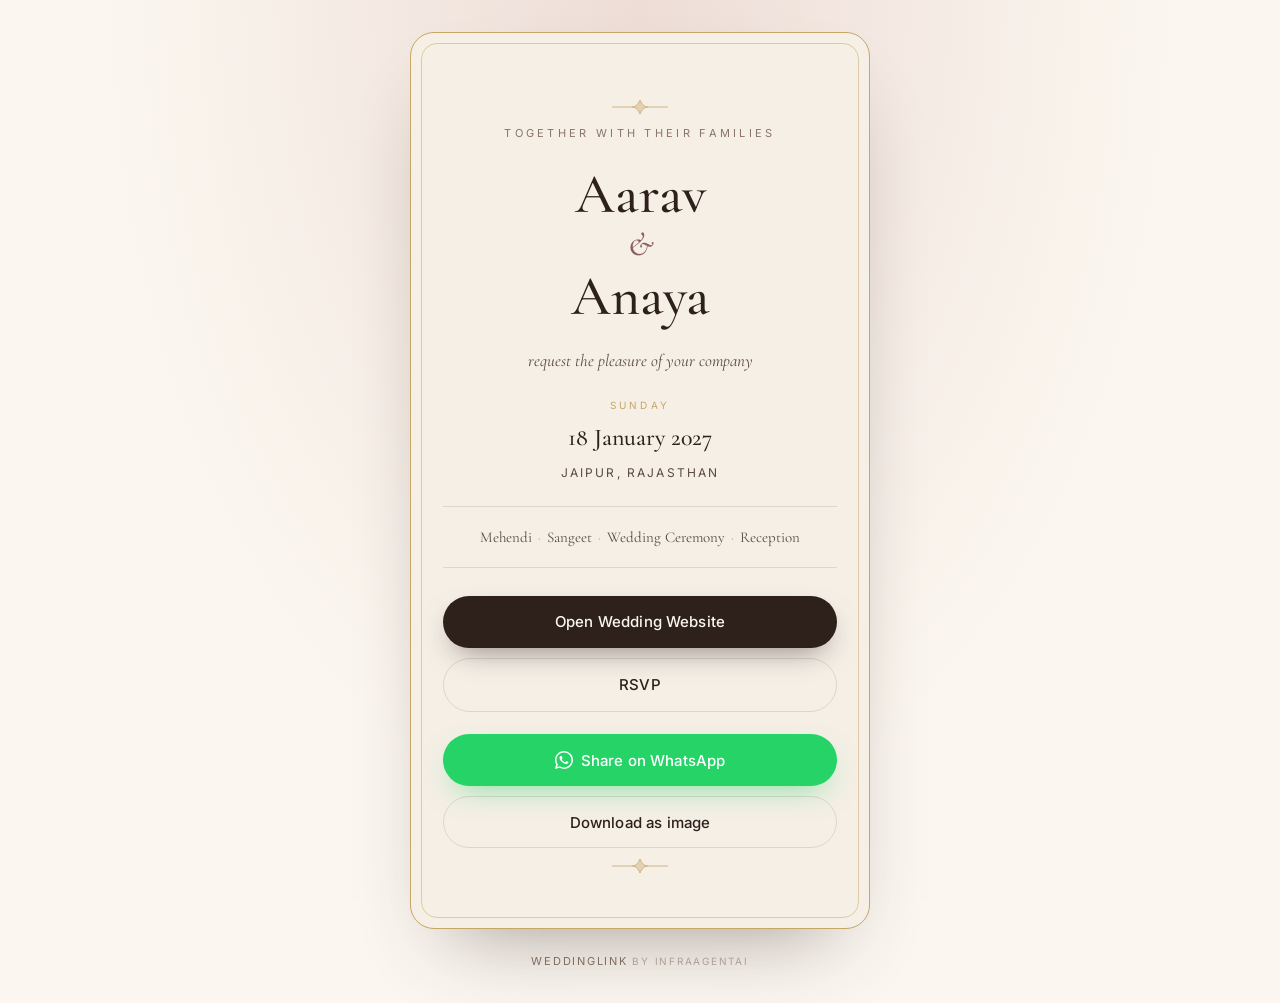
<file: invite.html>
<!DOCTYPE html>
<html lang="en">
<head>
<meta charset="UTF-8" />
<meta name="viewport" content="width=device-width, initial-scale=1, viewport-fit=cover" />
<title>Aarav &amp; Anaya · Wedding Invitation</title>
<meta name="description" content="Together with their families, Aarav & Anaya invite you to celebrate their wedding on 18 January 2027 in Jaipur, Rajasthan." />
<meta name="theme-color" content="#FBF7F0" />
<meta property="og:title" content="Aarav & Anaya · Wedding Invitation" />
<meta property="og:description" content="18 January 2027 · Jaipur, Rajasthan. You're invited." />
<meta property="og:type" content="website" />
<link rel="manifest" href="manifest.json" />
<link rel="preconnect" href="https://fonts.googleapis.com">
<link rel="preconnect" href="https://fonts.gstatic.com" crossorigin>
<link href="https://fonts.googleapis.com/css2?family=Cormorant+Garamond:ital,wght@0,400;0,500;0,600;1,400&family=Inter:wght@300;400;500;600&display=swap" rel="stylesheet">
<link rel="stylesheet" href="css/style.css" />
  <script async src="https://www.googletagmanager.com/gtag/js?id=G-8F40MCNSS2"></script>
<script>
  window.dataLayer = window.dataLayer || [];
  function gtag(){dataLayer.push(arguments);}
  gtag('js', new Date());
  gtag('config', 'G-8F40MCNSS2');
</script>
</head>
<body class="invite-page">

<main class="invite-card" id="inviteCard">
  <div class="invite-border" aria-hidden="true"></div>
  <div class="invite-flourish" aria-hidden="true"></div>

  <p class="invite-pre" data-field="invite_line">Together with their families</p>

  <h1 class="invite-names">
    <span data-field="couple_name_1">Aarav</span>
    <span class="invite-amp">&amp;</span>
    <span data-field="couple_name_2">Anaya</span>
  </h1>

  <p class="invite-request">request the pleasure of your company</p>

  <div class="invite-date">
    <span class="invite-date-day" data-field="wedding_day">Sunday</span>
    <span class="invite-date-main" data-field="wedding_date_label">18 January 2027</span>
    <span class="invite-date-city" data-field="city">Jaipur, Rajasthan</span>
  </div>

  <div class="invite-events" id="inviteEvents">
    <span>Mehendi</span><span class="sep">·</span>
    <span>Sangeet</span><span class="sep">·</span>
    <span>Wedding</span><span class="sep">·</span>
    <span>Reception</span>
  </div>

  <div class="invite-actions">
    <a href="index.html" class="btn btn-primary" data-cta="invite-open-site">Open Wedding Website</a>
    <a href="index.html#rsvp" class="btn btn-ghost" data-cta="invite-rsvp">RSVP</a>
  </div>

  <div class="invite-share">
    <button type="button" class="btn btn-whatsapp btn-full" id="inviteShare" data-cta="invite-whatsapp">
      <svg viewBox="0 0 24 24" width="18" height="18" fill="currentColor" aria-hidden="true"><path d="M20.5 3.5A11.9 11.9 0 0 0 12 0C5.4 0 0 5.4 0 12c0 2.1.6 4.2 1.6 6L0 24l6.2-1.6c1.8 1 3.8 1.5 5.8 1.5 6.6 0 12-5.4 12-12 0-3.2-1.2-6.2-3.5-8.4zM12 22c-1.8 0-3.5-.5-5-1.4l-.4-.2-3.7 1 1-3.6-.3-.4A9.9 9.9 0 0 1 2 12C2 6.5 6.5 2 12 2c2.7 0 5.2 1 7.1 2.9A10 10 0 0 1 22 12c0 5.5-4.5 10-10 10zm5.5-7.5c-.3-.2-1.8-.9-2-1s-.5-.2-.7.2-.8 1-.9 1.2-.3.2-.6.1a8.2 8.2 0 0 1-2.4-1.5 9 9 0 0 1-1.7-2c-.2-.3 0-.5.1-.7l.4-.5.3-.5v-.5c0-.2-.7-1.6-.9-2.2s-.5-.5-.7-.5h-.6c-.2 0-.5.1-.8.4s-1 .9-1 2.3 1 2.7 1.2 2.9 2 3.1 5 4.3c.7.3 1.2.5 1.6.6.7.2 1.3.2 1.8.1.6-.1 1.8-.7 2-1.4s.3-1.3.2-1.4z"/></svg>
      Share on WhatsApp
    </button>
    <button type="button" class="btn btn-ghost btn-full" id="inviteDownload" data-cta="invite-download">
      Download as image
    </button>
  </div>

  <div class="invite-flourish" aria-hidden="true"></div>
</main>

<p class="invite-footer">WeddingLink <span>by InfraAgentAI</span></p>

<script src="data/wedding-data.js"></script>
<script>
(function(){
  'use strict';
  var W = window.WEDDING || {};

  function track(event, data){
    window.dataLayer = window.dataLayer || [];
    window.dataLayer.push(Object.assign({ event: event }, data || {}));
    if (typeof gtag === 'function') gtag('event', event, data);
  }

  /* Field injection */
  document.querySelectorAll('[data-field]').forEach(function(el){
    var key = el.dataset.field;
    if (W[key] != null) el.textContent = W[key];
  });

  /* Dynamic events */
  var eventsEl = document.getElementById('inviteEvents');
  if (eventsEl && Array.isArray(W.events) && W.events.length) {
    eventsEl.innerHTML = W.events.map(function(e){
      return '<span>' + e.name + '</span>';
    }).join('<span class="sep">·</span>');
  }

  /* WhatsApp share */
  var shareBtn = document.getElementById('inviteShare');
  if (shareBtn) {
    shareBtn.addEventListener('click', function(){
      var name1 = W.couple_name_1 || 'Us';
      var name2 = W.couple_name_2 || '';
      var url = (W.wedding_url || window.location.origin) + '/invite.html';
      var msg = "You're invited to " + name1 + (name2 ? ' & ' + name2 : '') + "'s wedding 💍\n\nOpen the invitation: " + url;
      window.open('https://wa.me/?text=' + encodeURIComponent(msg), '_blank');
      track('whatsapp_click', { source: 'invite_card' });
    });
  }

  /* Download as image */
  function loadHtml2Canvas() {
    return new Promise(function(resolve, reject){
      if (window.html2canvas) return resolve(window.html2canvas);
      var s = document.createElement('script');
      s.src = 'https://cdn.jsdelivr.net/npm/html2canvas@1.4.1/dist/html2canvas.min.js';
      s.onload = function(){ resolve(window.html2canvas); };
      s.onerror = reject;
      document.head.appendChild(s);
    });
  }

  var dlBtn = document.getElementById('inviteDownload');
  if (dlBtn) {
    dlBtn.addEventListener('click', function(){
      track('invite_download', {});
      var card = document.getElementById('inviteCard');
      if (!card) return;
      loadHtml2Canvas()
        .then(function(h2c){
          return h2c(card, {
            backgroundColor: '#FBF7F0',
            scale: 2,
            useCORS: true,
            logging: false
          });
        })
        .then(function(canvas){
          var a = document.createElement('a');
          var name1 = (W.couple_name_1 || 'wedding').toLowerCase();
          var name2 = (W.couple_name_2 || 'invite').toLowerCase();
          a.download = name1 + '-' + name2 + '-invitation.png';
          a.href = canvas.toDataURL('image/png');
          a.click();
        })
        .catch(function(){
          window.print();
        });
    });
  }

  /* CTA auto-track */
  document.addEventListener('click', function(e){
    var el = e.target.closest('[data-cta]');
    if (!el) return;
    track('cta_click', { cta: el.dataset.cta, page: 'invite' });
  });

  track('demo_view', { source: 'invite_card' });
})();
</script>
</body>
  </html>
</file>
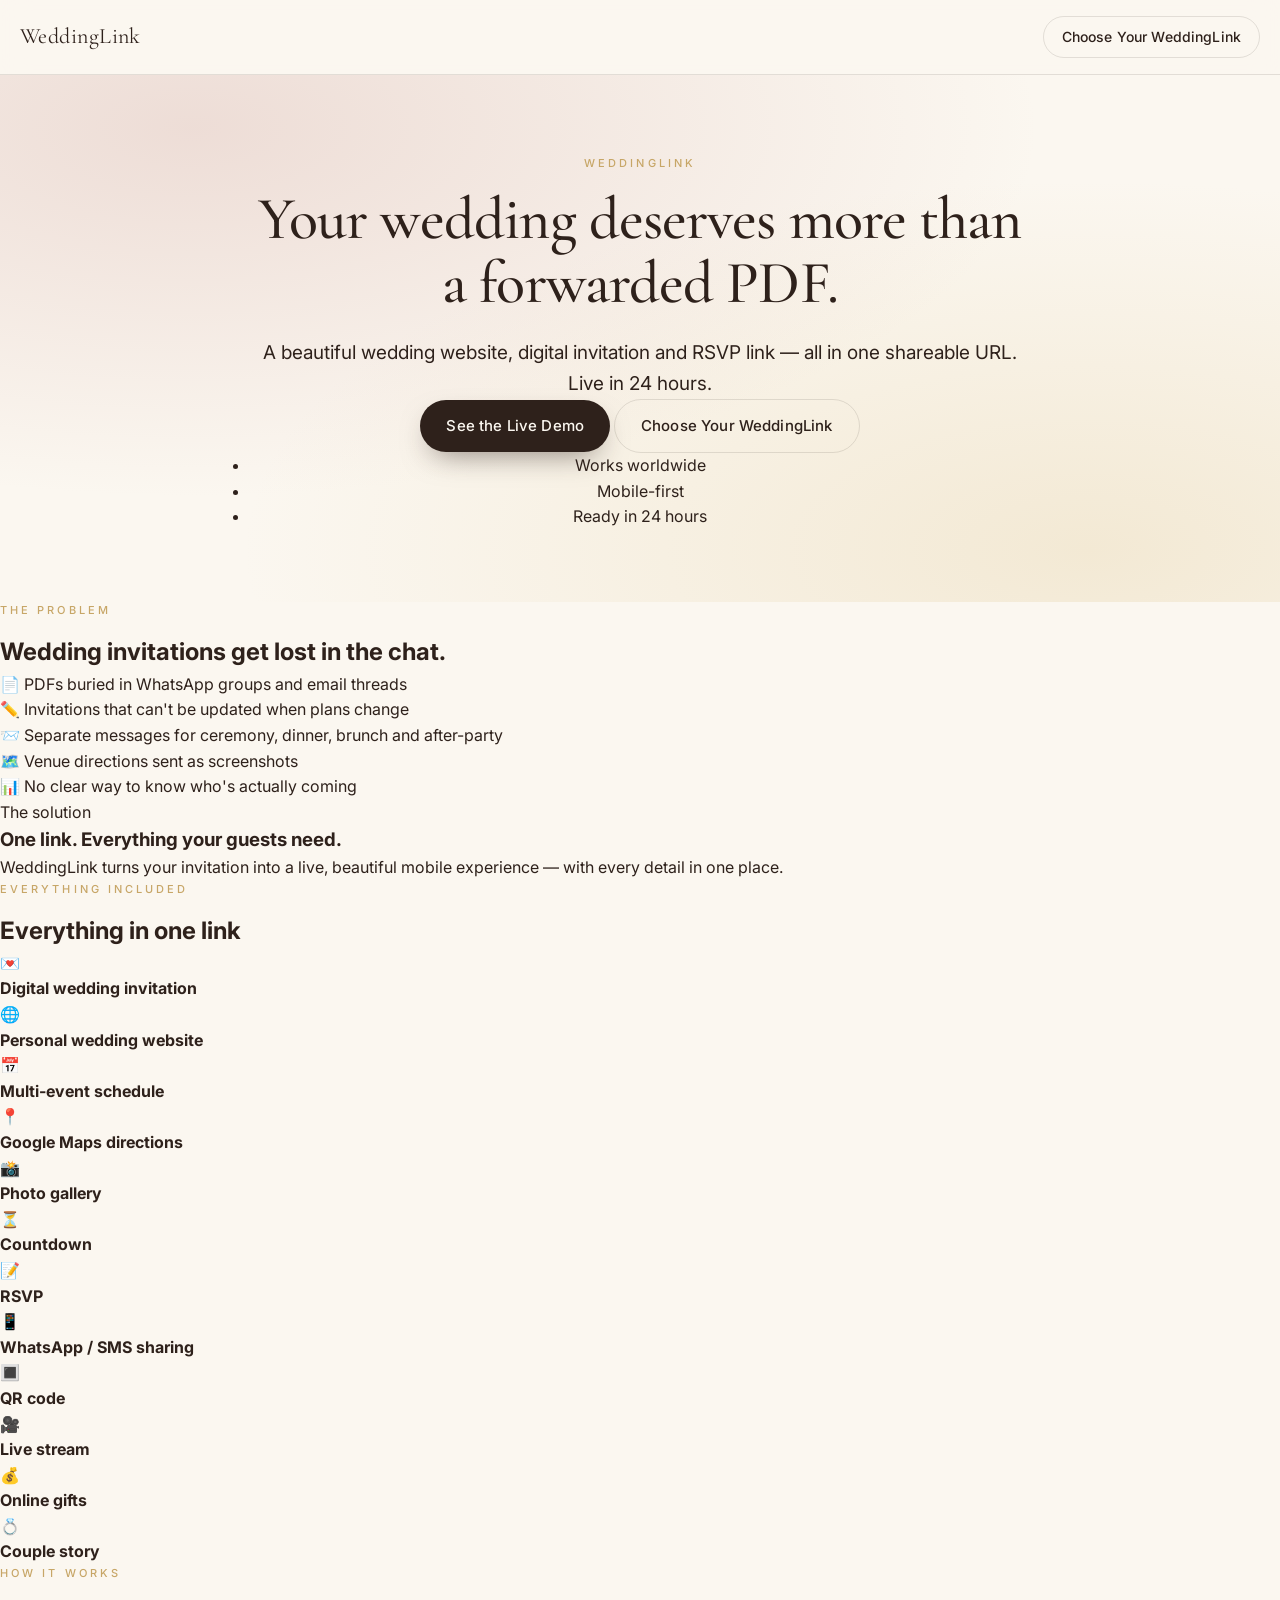
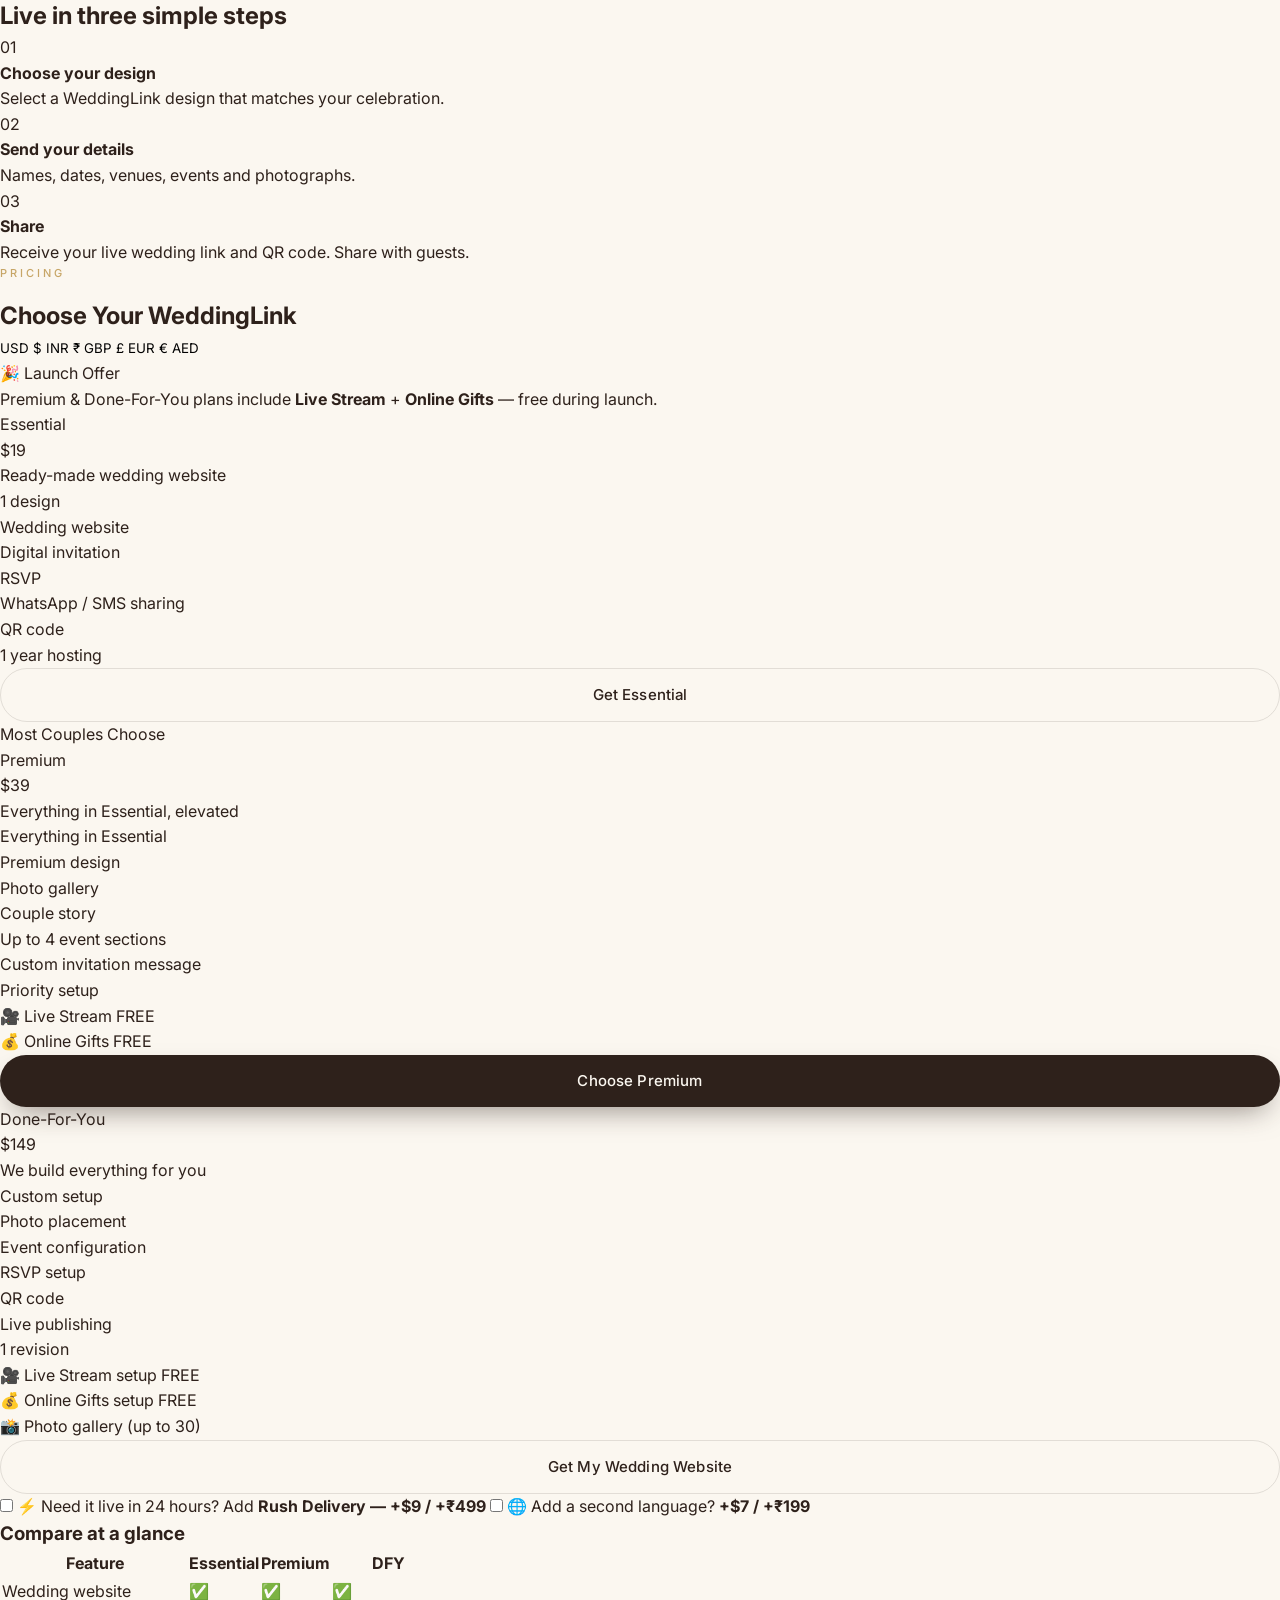
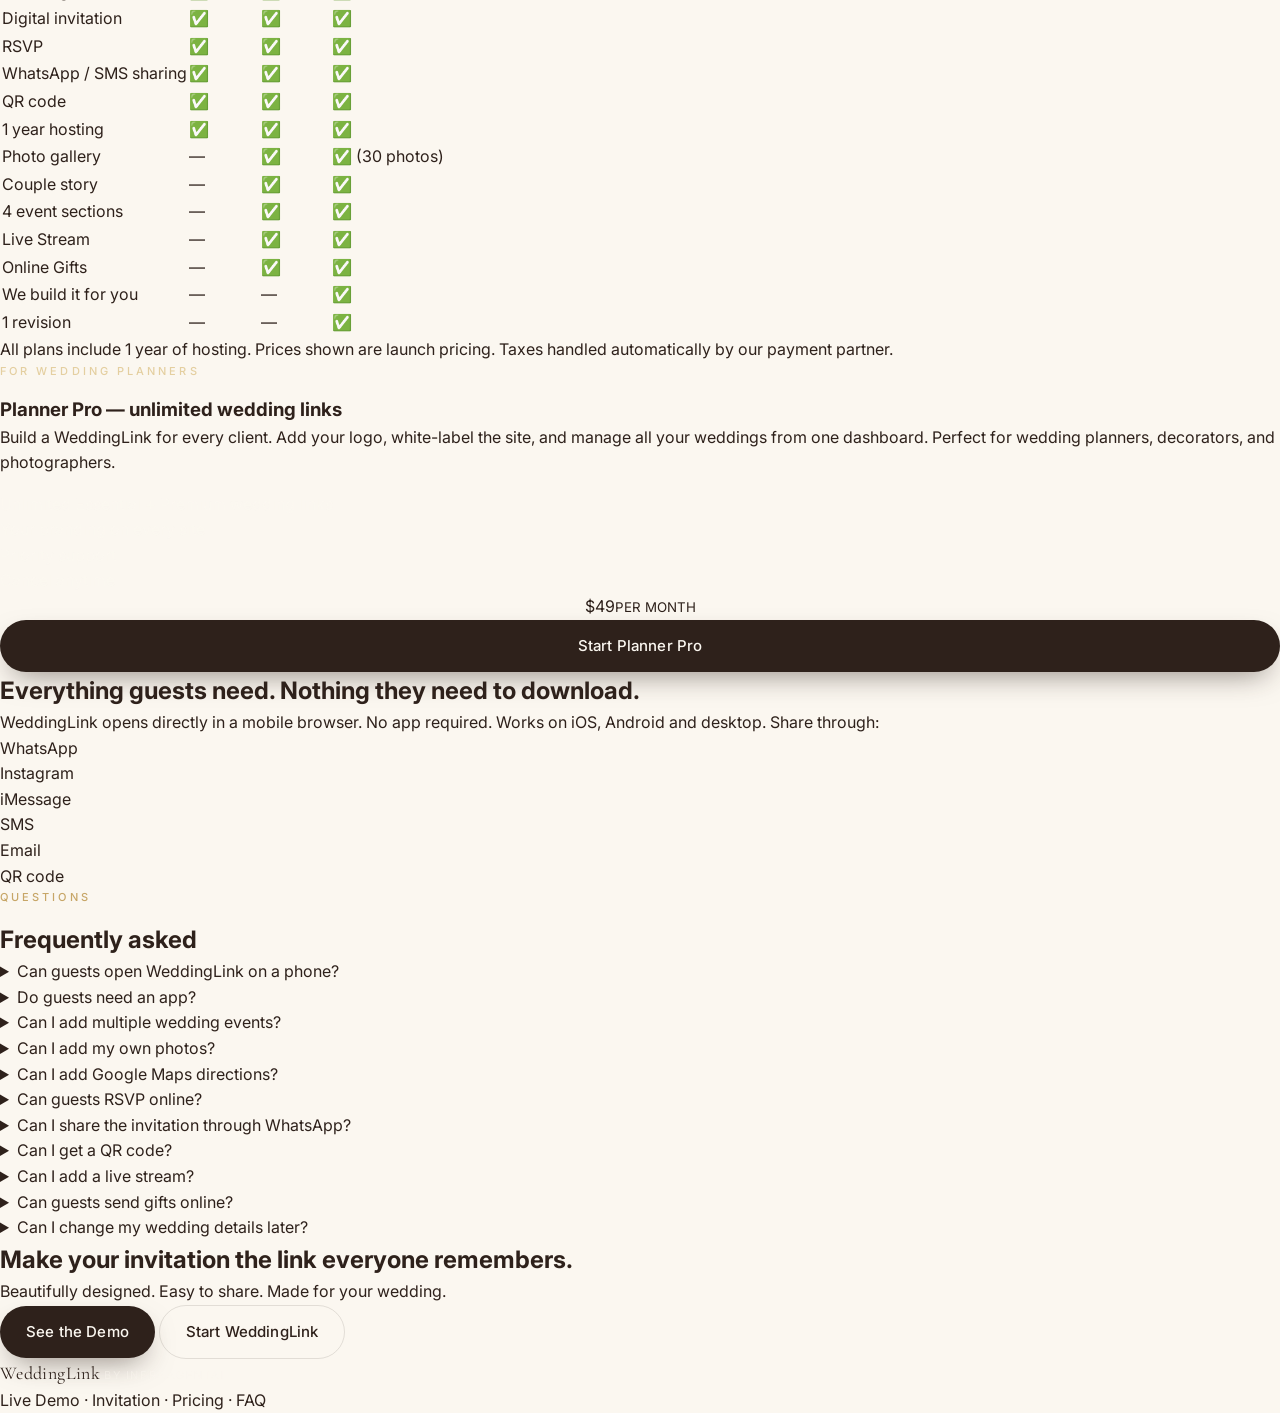
<file: sales.html>
<!DOCTYPE html>
<html lang="en">
<head>
<meta charset="UTF-8" />
<meta name="viewport" content="width=device-width, initial-scale=1" />
<title>WeddingLink — Wedding Invitation Website, Digital Invite &amp; RSVP</title>
<meta name="description" content="Create a beautiful wedding website with RSVP, events, photos, maps, countdown, live stream and WhatsApp sharing. Digital wedding invitations from $19. Mobile-first, made for modern weddings." />
<meta name="theme-color" content="#1A1410" />
<meta name="keywords" content="wedding invitation website, wedding website, wedding website template, digital wedding invitation, online wedding invitation, wedding RSVP website, wedding invitation website template, WhatsApp wedding invitation, wedding website builder, digital wedding invitation template" />
<meta property="og:title" content="WeddingLink — Your wedding deserves more than a forwarded PDF" />
<meta property="og:description" content="Wedding website + digital invitation + RSVP + live stream + WhatsApp sharing. One beautiful link." />
<meta property="og:type" content="website" />
<link rel="manifest" href="manifest.json" />
<link rel="preconnect" href="https://fonts.googleapis.com">
<link rel="preconnect" href="https://fonts.gstatic.com" crossorigin>
<link href="https://fonts.googleapis.com/css2?family=Cormorant+Garamond:ital,wght@0,400;0,500;0,600;1,400&family=Inter:wght@300;400;500;600&display=swap" rel="stylesheet">
<link rel="stylesheet" href="css/style.css" />
  <script async src="https://www.googletagmanager.com/gtag/js?id=G-8F40MCNSS2"></script>
<script>
  window.dataLayer = window.dataLayer || [];
  function gtag(){dataLayer.push(arguments);}
  gtag('js', new Date());
  gtag('config', 'G-8F40MCNSS2');
</script>
</head>
<body class="sales-page">

<!-- ============ NAV ============ -->
<header class="sales-nav">
  <a href="/" class="sales-brand">WeddingLink</a>
  <a href="#pricing" class="btn btn-ghost btn-sm" data-cta="nav-pricing">Choose Your WeddingLink</a>
</header>

<!-- ============ HERO ============ -->
<section class="sales-hero">
  <div class="sales-hero-inner">
    <p class="sales-eyebrow">WeddingLink</p>
    <h1 class="sales-h1">Your wedding deserves more than a forwarded PDF.</h1>
    <p class="sales-sub">A beautiful wedding website, digital invitation and RSVP link — all in one shareable URL. Live in 24 hours.</p>

    <div class="sales-ctas">
      <a href="index.html" class="btn btn-primary" data-cta="hero-demo">See the Live Demo</a>
      <a href="#pricing" class="btn btn-ghost" data-cta="hero-pricing">Choose Your WeddingLink</a>
    </div>

    <ul class="sales-badges">
      <li>Works worldwide</li>
      <li>Mobile-first</li>
      <li>Ready in 24 hours</li>
    </ul>
  </div>
</section>

<!-- ============ PROBLEM ============ -->
<section class="sales-section problem">
  <p class="sales-eyebrow">The problem</p>
  <h2 class="sales-h2">Wedding invitations get lost in the chat.</h2>

  <ul class="problem-list">
    <li><span>📄</span> PDFs buried in WhatsApp groups and email threads</li>
    <li><span>✏️</span> Invitations that can't be updated when plans change</li>
    <li><span>📨</span> Separate messages for ceremony, dinner, brunch and after-party</li>
    <li><span>🗺️</span> Venue directions sent as screenshots</li>
    <li><span>📊</span> No clear way to know who's actually coming</li>
  </ul>

  <div class="solution-card">
    <p class="solution-eyebrow">The solution</p>
    <h3 class="solution-h3">One link. Everything your guests need.</h3>
    <p class="solution-copy">WeddingLink turns your invitation into a live, beautiful mobile experience — with every detail in one place.</p>
  </div>
</section>

<!-- ============ FEATURES ============ -->
<section class="sales-section features">
  <p class="sales-eyebrow">Everything included</p>
  <h2 class="sales-h2">Everything in one link</h2>

  <div class="feature-grid">
    <div class="feature-card"><span>💌</span><h4>Digital wedding invitation</h4></div>
    <div class="feature-card"><span>🌐</span><h4>Personal wedding website</h4></div>
    <div class="feature-card"><span>📅</span><h4>Multi-event schedule</h4></div>
    <div class="feature-card"><span>📍</span><h4>Google Maps directions</h4></div>
    <div class="feature-card"><span>📸</span><h4>Photo gallery</h4></div>
    <div class="feature-card"><span>⏳</span><h4>Countdown</h4></div>
    <div class="feature-card"><span>📝</span><h4>RSVP</h4></div>
    <div class="feature-card"><span>📱</span><h4>WhatsApp / SMS sharing</h4></div>
    <div class="feature-card"><span>🔳</span><h4>QR code</h4></div>
    <div class="feature-card"><span>🎥</span><h4>Live stream</h4></div>
    <div class="feature-card"><span>💰</span><h4>Online gifts</h4></div>
    <div class="feature-card"><span>💍</span><h4>Couple story</h4></div>
  </div>
</section>

<!-- ============ HOW IT WORKS ============ -->
<section class="sales-section how">
  <p class="sales-eyebrow">How it works</p>
  <h2 class="sales-h2">Live in three simple steps</h2>

  <ol class="how-steps">
    <li>
      <span class="step-num">01</span>
      <h4>Choose your design</h4>
      <p>Select a WeddingLink design that matches your celebration.</p>
    </li>
    <li>
      <span class="step-num">02</span>
      <h4>Send your details</h4>
      <p>Names, dates, venues, events and photographs.</p>
    </li>
    <li>
      <span class="step-num">03</span>
      <h4>Share</h4>
      <p>Receive your live wedding link and QR code. Share with guests.</p>
    </li>
  </ol>
</section>

<!-- ============ PRICING ============ -->
<section class="sales-section pricing" id="pricing">
  <p class="sales-eyebrow">Pricing</p>
  <h2 class="sales-h2">Choose Your WeddingLink</h2>

  <div class="currency-toggle" role="tablist" aria-label="Currency">
    <button type="button" class="currency-btn active" data-currency="USD">USD $</button>
    <button type="button" class="currency-btn" data-currency="INR">INR ₹</button>
    <button type="button" class="currency-btn" data-currency="GBP">GBP £</button>
    <button type="button" class="currency-btn" data-currency="EUR">EUR €</button>
    <button type="button" class="currency-btn" data-currency="AED">AED</button>
  </div>

  <div class="launch-banner">
    <span class="launch-badge">🎉 Launch Offer</span>
    <p>Premium &amp; Done-For-You plans include <strong>Live Stream</strong> + <strong>Online Gifts</strong> — free during launch.</p>
  </div>

  <div class="pricing-grid">

    <!-- Essential -->
    <div class="price-card" data-plan="essential">
      <p class="plan-name">Essential</p>
      <p class="plan-price"
         data-price-usd="$19"
         data-price-inr="₹1,599"
         data-price-gbp="£15"
         data-price-eur="€17"
         data-price-aed="AED 69">$19</p>
      <p class="plan-tag">Ready-made wedding website</p>
      <ul class="plan-features">
        <li>1 design</li>
        <li>Wedding website</li>
        <li>Digital invitation</li>
        <li>RSVP</li>
        <li>WhatsApp / SMS sharing</li>
        <li>QR code</li>
        <li>1 year hosting</li>
      </ul>
      <a href="https://checkout.dodopayments.com/buy/pdt_0NnP96lvClSjzNPwiDoJv?quantity=1" class="btn btn-ghost btn-full" data-cta="plan-essential">Get Essential</a>
    </div>

    <!-- Premium -->
    <div class="price-card price-card--featured" data-plan="premium">
      <span class="plan-ribbon">Most Couples Choose</span>
      <p class="plan-name">Premium</p>
      <p class="plan-price"
         data-price-usd="$39"
         data-price-inr="₹3,299"
         data-price-gbp="£31"
         data-price-eur="€35"
         data-price-aed="AED 145">$39</p>
      <p class="plan-tag">Everything in Essential, elevated</p>
      <ul class="plan-features">
        <li>Everything in Essential</li>
        <li>Premium design</li>
        <li>Photo gallery</li>
        <li>Couple story</li>
        <li>Up to 4 event sections</li>
        <li>Custom invitation message</li>
        <li>Priority setup</li>
        <li class="bonus">🎥 Live Stream <span class="free-tag">FREE</span></li>
        <li class="bonus">💰 Online Gifts <span class="free-tag">FREE</span></li>
      </ul>
      <a href="https://checkout.dodopayments.com/buy/pdt_0NnPAOBNDPPDDhc7ss5A0?quantity=1" class="btn btn-primary btn-full" data-cta="plan-premium">Choose Premium</a>
    </div>

    <!-- Done-For-You -->
    <div class="price-card" data-plan="dfy">
      <p class="plan-name">Done-For-You</p>
      <p class="plan-price"
         data-price-usd="$149"
         data-price-inr="₹12,499"
         data-price-gbp="£119"
         data-price-eur="€135"
         data-price-aed="AED 549">$149</p>
      <p class="plan-tag">We build everything for you</p>
      <ul class="plan-features">
        <li>Custom setup</li>
        <li>Photo placement</li>
        <li>Event configuration</li>
        <li>RSVP setup</li>
        <li>QR code</li>
        <li>Live publishing</li>
        <li>1 revision</li>
        <li class="bonus">🎥 Live Stream setup <span class="free-tag">FREE</span></li>
        <li class="bonus">💰 Online Gifts setup <span class="free-tag">FREE</span></li>
        <li class="bonus">📸 Photo gallery (up to 30)</li>
      </ul>
      <a href="https://checkout.dodopayments.com/buy/pdt_0NnPAUdRcjvi5hMOQgx90?quantity=1" class="btn btn-ghost btn-full" data-cta="plan-dfy">Get My Wedding Website</a>
    </div>

  </div>

  <!-- Add-ons -->
  <div class="rush-addon">
    <label class="checkbox-pill">
      <input type="checkbox" id="rushDelivery" />
      <span>⚡ Need it live in 24 hours? Add <strong>Rush Delivery — +$9 / +₹499</strong></span>
    </label>
    <label class="checkbox-pill" style="margin-top:12px">
      <input type="checkbox" id="secondLang" />
      <span>🌐 Add a second language? <strong>+$7 / +₹199</strong></span>
    </label>
  </div>

  <!-- Compare table -->
  <div class="compare-wrap">
    <h3 class="compare-title">Compare at a glance</h3>
    <table class="compare-table">
      <thead>
        <tr>
          <th>Feature</th>
          <th>Essential</th>
          <th class="highlight">Premium</th>
          <th>DFY</th>
        </tr>
      </thead>
      <tbody>
        <tr><td>Wedding website</td><td>✅</td><td class="highlight">✅</td><td>✅</td></tr>
        <tr><td>Digital invitation</td><td>✅</td><td class="highlight">✅</td><td>✅</td></tr>
        <tr><td>RSVP</td><td>✅</td><td class="highlight">✅</td><td>✅</td></tr>
        <tr><td>WhatsApp / SMS sharing</td><td>✅</td><td class="highlight">✅</td><td>✅</td></tr>
        <tr><td>QR code</td><td>✅</td><td class="highlight">✅</td><td>✅</td></tr>
        <tr><td>1 year hosting</td><td>✅</td><td class="highlight">✅</td><td>✅</td></tr>
        <tr><td>Photo gallery</td><td>—</td><td class="highlight">✅</td><td>✅ (30 photos)</td></tr>
        <tr><td>Couple story</td><td>—</td><td class="highlight">✅</td><td>✅</td></tr>
        <tr><td>4 event sections</td><td>—</td><td class="highlight">✅</td><td>✅</td></tr>
        <tr><td>Live Stream</td><td>—</td><td class="highlight">✅</td><td>✅</td></tr>
        <tr><td>Online Gifts</td><td>—</td><td class="highlight">✅</td><td>✅</td></tr>
        <tr><td>We build it for you</td><td>—</td><td class="highlight">—</td><td>✅</td></tr>
        <tr><td>1 revision</td><td>—</td><td class="highlight">—</td><td>✅</td></tr>
      </tbody>
    </table>
  </div>

  <p class="pricing-footnote">All plans include 1 year of hosting. Prices shown are launch pricing. Taxes handled automatically by our payment partner.</p>

  <!-- Planner tier -->
  <div class="planner-tier">
    <div>
      <p class="sales-eyebrow" style="color:var(--gold-soft)">For wedding planners</p>
      <h3>Planner Pro — unlimited wedding links</h3>
      <p>Build a WeddingLink for every client. Add your logo, white-label the site, and manage all your weddings from one dashboard. Perfect for wedding planners, decorators, and photographers.</p>
      <ul class="plan-features" style="border:none;padding:16px 0 0;margin:0">
        <li style="color:rgba(251,247,240,.8)">Unlimited Essential + Premium wedding links</li>
        <li style="color:rgba(251,247,240,.8)">Your branding on every site</li>
        <li style="color:rgba(251,247,240,.8)">Priority support</li>
        <li style="color:rgba(251,247,240,.8)">Cancel anytime</li>
      </ul>
    </div>
    <div style="text-align:center">
      <p class="planner-price"
         data-price-usd="$49"
         data-price-inr="₹4,099"
         data-price-gbp="£39"
         data-price-eur="€45"
         data-price-aed="AED 179">$49<small>PER MONTH</small></p>
      <a href="https://checkout.dodopayments.com/buy/pdt_0NnPApFEnUOiDzOeXMA3y?quantity=1" class="btn btn-primary btn-full" data-cta="plan-planner" style="min-width:220px">Start Planner Pro</a>
    </div>
  </div>

</section>

<!-- ============ TRUST ============ -->
<section class="sales-section trust">
  <h2 class="sales-h2">Everything guests need. Nothing they need to download.</h2>
  <p class="trust-copy">WeddingLink opens directly in a mobile browser. No app required. Works on iOS, Android and desktop. Share through:</p>
  <ul class="trust-channels">
    <li>WhatsApp</li>
    <li>Instagram</li>
    <li>iMessage</li>
    <li>SMS</li>
    <li>Email</li>
    <li>QR code</li>
  </ul>
</section>

<!-- ============ FAQ ============ -->
<section class="sales-section faq" id="faq">
  <p class="sales-eyebrow">Questions</p>
  <h2 class="sales-h2">Frequently asked</h2>

  <div class="faq-list">
    <details><summary>Can guests open WeddingLink on a phone?</summary><p>Yes. WeddingLink is designed mobile-first and works on any phone.</p></details>
    <details><summary>Do guests need an app?</summary><p>No. It opens in a normal browser — iOS, Android or desktop.</p></details>
    <details><summary>Can I add multiple wedding events?</summary><p>Yes. Add ceremony, dinner, brunch, after-party and any other events.</p></details>
    <details><summary>Can I add my own photos?</summary><p>Yes. Premium and Done-For-You plans include a photo gallery.</p></details>
    <details><summary>Can I add Google Maps directions?</summary><p>Yes. Each event can have its own map link.</p></details>
    <details><summary>Can guests RSVP online?</summary><p>Yes. RSVPs are delivered to you instantly.</p></details>
    <details><summary>Can I share the invitation through WhatsApp?</summary><p>Yes. One tap sends the wedding link to your guests.</p></details>
    <details><summary>Can I get a QR code?</summary><p>Yes. Every WeddingLink includes a QR code pointing to your wedding site.</p></details>
    <details><summary>Can I add a live stream?</summary><p>Yes. Premium and Done-For-You include a live stream section.</p></details>
    <details><summary>Can guests send gifts online?</summary><p>Yes. Premium and Done-For-You include online gifts (UPI, card, or PayPal depending on region).</p></details>
    <details><summary>Can I change my wedding details later?</summary><p>Yes, according to the selected package.</p></details>
  </div>
</section>

<!-- ============ FINAL CTA ============ -->
<section class="sales-final" id="start">
  <h2 class="sales-final-h2">Make your invitation the link everyone remembers.</h2>
  <p class="sales-final-sub">Beautifully designed. Easy to share. Made for your wedding.</p>
  <div class="sales-ctas">
    <a href="index.html" class="btn btn-primary" data-cta="final-demo">See the Demo</a>
    <a href="#pricing" class="btn btn-ghost" data-cta="final-start">Start WeddingLink</a>
  </div>
</section>

<!-- ============ FOOTER ============ -->
<footer class="sales-footer">
  <p class="footer-brand">WeddingLink <span class="footer-by">by InfraAgentAI</span></p>
  <p class="sales-footer-links">
    <a href="index.html">Live Demo</a> · <a href="invite.html">Invitation</a> · <a href="#pricing">Pricing</a> · <a href="#faq">FAQ</a>
  </p>
</footer>

<script src="js/sales.js"></script>
</body>
</html>
</file>
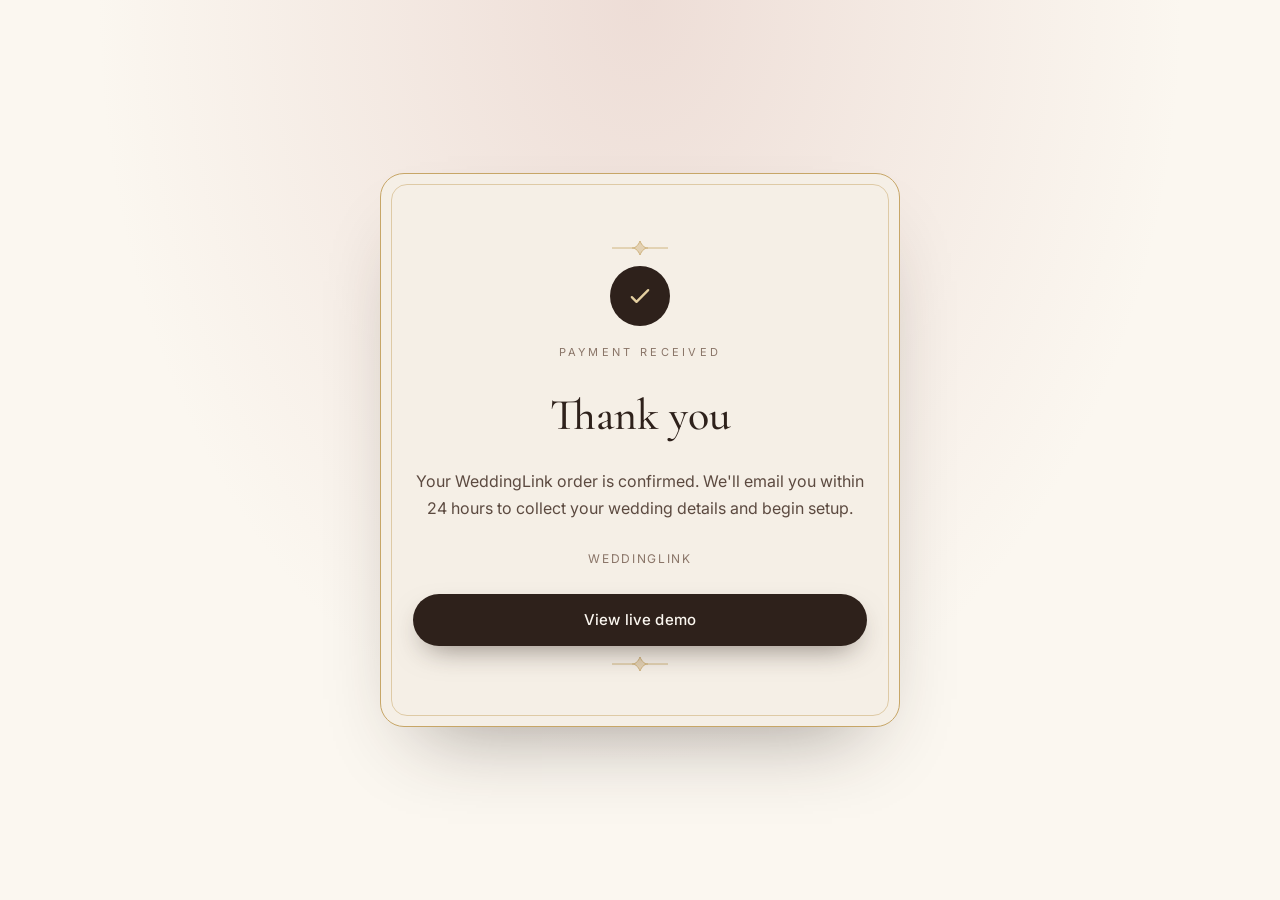
<file: thank-you.html>
<!DOCTYPE html>
<html lang="en">
<head>
<meta charset="UTF-8" />
<meta name="viewport" content="width=device-width, initial-scale=1" />
<title>Thank you · WeddingLink</title>
<meta name="robots" content="noindex" />
<link rel="preconnect" href="https://fonts.googleapis.com">
<link rel="preconnect" href="https://fonts.gstatic.com" crossorigin>
<link href="https://fonts.googleapis.com/css2?family=Cormorant+Garamond:ital,wght@0,400;0,500;0,600;1,400&family=Inter:wght@300;400;500&display=swap" rel="stylesheet">
<link rel="stylesheet" href="css/style.css" />
  <script async src="https://www.googletagmanager.com/gtag/js?id=G-8F40MCNSS2"></script>
<script>
  window.dataLayer = window.dataLayer || [];
  function gtag(){dataLayer.push(arguments);}
  gtag('js', new Date());
  gtag('config', 'G-8F40MCNSS2');
</script>
</head>
<body class="invite-page">

<main class="invite-card" style="max-width:520px">
  <div class="invite-border" aria-hidden="true"></div>
  <div class="invite-flourish" aria-hidden="true"></div>

  <div class="success-icon" style="margin:0 auto 18px">
    <svg viewBox="0 0 24 24" width="28" height="28"><path d="M5 13l4 4L19 7" stroke="currentColor" stroke-width="2" fill="none" stroke-linecap="round" stroke-linejoin="round"/></svg>
  </div>

  <p class="invite-pre">Payment received</p>
  <h1 style="font-family:var(--serif);font-size:clamp(32px,8vw,44px);font-weight:500;margin:18px 0;color:var(--ink)">Thank you</h1>
  <p style="color:var(--ink-soft);line-height:1.7;margin-bottom:26px">
    Your WeddingLink order is confirmed. We'll email you within 24 hours to collect your wedding details and begin setup.
  </p>

  <p style="font-size:12px;color:var(--ink-muted);letter-spacing:.14em;text-transform:uppercase;margin-bottom:26px">
    WeddingLink
  </p>

  <a href="/" class="btn btn-primary btn-full">View live demo</a>

  <div class="invite-flourish" aria-hidden="true"></div>
</main>

<script>
  window.dataLayer = window.dataLayer || [];
  window.dataLayer.push({ event: 'purchase', page: 'thank_you' });
  if (typeof gtag === 'function') {
    gtag('event', 'purchase', { transaction_id: 'wl_' + Date.now() });
  }
</script>

</body>
</html>
</file>
<file: css/style.css>
/* =========================================================
   WeddingLink — Core Stylesheet (Global) — Part 1
   ========================================================= */

:root{
  --ivory:#FBF7F0;
  --ivory-2:#F5EFE6;
  --cream:#EFE7DA;
  --rose:#B98A8A;
  --rose-soft:#D9B6B0;
  --rose-deep:#8E5F5F;
  --gold:#C7A667;
  --gold-soft:#E4CFA0;
  --ink:#2E211B;
  --ink-soft:#5C4A40;
  --ink-muted:#8A7568;
  --line:rgba(46,33,27,.12);
  --shadow:0 20px 60px -30px rgba(46,33,27,.35);
  --radius:18px;
  --radius-lg:28px;
  --serif:'Cormorant Garamond', Georgia, serif;
  --sans:'Inter', -apple-system, BlinkMacSystemFont, 'Segoe UI', sans-serif;
}

*{box-sizing:border-box;margin:0;padding:0}
html{scroll-behavior:smooth;-webkit-text-size-adjust:100%}
body{font-family:var(--sans);color:var(--ink);background:var(--ivory);font-size:16px;line-height:1.6;-webkit-font-smoothing:antialiased;overflow-x:hidden}
img{max-width:100%;display:block}
a{color:inherit;text-decoration:none}
button{font-family:inherit;cursor:pointer;border:none;background:none}

.section-eyebrow,.sales-eyebrow{font-size:11px;letter-spacing:.28em;text-transform:uppercase;color:var(--gold);font-weight:500;margin-bottom:14px}
.section-title{font-family:var(--serif);font-weight:500;font-size:clamp(30px,7vw,44px);line-height:1.15;color:var(--ink);letter-spacing:-.01em}
.section-title em{font-style:italic;color:var(--rose-deep)}
.section-lead{color:var(--ink-soft);max-width:52ch;margin:14px auto 0;text-align:center}

.btn{display:inline-flex;align-items:center;justify-content:center;gap:8px;min-height:52px;padding:14px 26px;border-radius:999px;font-size:15px;font-weight:500;letter-spacing:.01em;transition:transform .18s ease, box-shadow .18s ease, background .18s ease;-webkit-tap-highlight-color:transparent}
.btn:active{transform:scale(.97)}
.btn-primary{background:var(--ink);color:var(--ivory);box-shadow:0 12px 30px -12px rgba(46,33,27,.6)}
.btn-primary:hover{background:#1a120e}
.btn-ghost{background:transparent;color:var(--ink);border:1px solid var(--line)}
.btn-ghost:hover{border-color:var(--ink);background:rgba(46,33,27,.04)}
.btn-whatsapp{background:#25D366;color:#fff;box-shadow:0 12px 30px -12px rgba(37,211,102,.6)}
.btn-full{width:100%}
.btn-sm{min-height:42px;padding:8px 18px;font-size:14px}

.nav{position:fixed;top:0;left:0;right:0;z-index:50;background:rgba(251,247,240,.85);backdrop-filter:blur(14px);-webkit-backdrop-filter:blur(14px);border-bottom:1px solid transparent;transition:border-color .3s ease, background .3s ease}
.nav.scrolled{border-bottom-color:var(--line)}
.nav-inner{max-width:1200px;margin:0 auto;padding:14px 20px;display:flex;align-items:center;justify-content:space-between}
.nav-brand{font-family:var(--serif);font-size:22px;letter-spacing:.02em;color:var(--ink)}
.nav-initial{font-style:italic}
.nav-links{display:flex;align-items:center;gap:26px}
.nav-links a{font-size:14px;color:var(--ink-soft);font-weight:400;transition:color .2s ease}
.nav-links a:hover{color:var(--ink)}
.nav-links a[hidden]{display:none !important}
.nav-cta{background:var(--ink);color:var(--ivory) !important;padding:9px 20px;border-radius:999px;font-weight:500}
.nav-toggle{display:none;width:40px;height:40px;position:relative}
.nav-toggle span{position:absolute;left:9px;right:9px;height:1.5px;background:var(--ink);transition:.25s ease}
.nav-toggle span:nth-child(1){top:14px}
.nav-toggle span:nth-child(2){top:20px}
.nav-toggle span:nth-child(3){top:26px}
.nav-toggle[aria-expanded="true"] span:nth-child(1){top:20px;transform:rotate(45deg)}
.nav-toggle[aria-expanded="true"] span:nth-child(2){opacity:0}
.nav-toggle[aria-expanded="true"] span:nth-child(3){top:20px;transform:rotate(-45deg)}

@media(max-width:820px){
  .nav-toggle{display:block}
  .nav-links{position:fixed;inset:64px 0 0 0;background:var(--ivory);flex-direction:column;padding:40px 24px;gap:24px;transform:translateY(-110%);transition:transform .35s cubic-bezier(.4,0,.2,1);border-top:1px solid var(--line)}
  .nav-links.open{transform:translateY(0)}
  .nav-links a{font-size:20px;font-family:var(--serif)}
  .nav-cta{padding:14px 30px}
}

.hero{position:relative;min-height:100svh;display:flex;align-items:center;justify-content:center;text-align:center;padding:120px 24px 100px;background:radial-gradient(ellipse at 20% 0%, rgba(217,182,176,.35), transparent 55%),radial-gradient(ellipse at 80% 100%, rgba(228,207,160,.35), transparent 55%),var(--ivory);overflow:hidden}
.hero-floral{position:absolute;width:280px;height:280px;pointer-events:none;background-image:url("data:image/svg+xml,%3Csvg xmlns='http://www.w3.org/2000/svg' viewBox='0 0 100 100'%3E%3Cg fill='none' stroke='%23C7A667' stroke-width='0.5' opacity='0.5'%3E%3Cpath d='M50 10c5 15 15 25 30 30-15 5-25 15-30 30-5-15-15-25-30-30 15-5 25-15 30-30z'/%3E%3Ccircle cx='50' cy='50' r='3'/%3E%3C/g%3E%3C/svg%3E");background-size:contain;background-repeat:no-repeat;opacity:.5}
.hero-floral--tl{top:-60px;left:-60px;transform:rotate(-15deg)}
.hero-floral--br{bottom:-60px;right:-60px;transform:rotate(165deg)}
.hero-content{position:relative;z-index:2;max-width:680px;width:100%}
.hero-eyebrow{font-size:11px;letter-spacing:.32em;text-transform:uppercase;color:var(--ink-muted);margin-bottom:28px}
.hero-names{font-family:var(--serif);font-weight:500;font-size:clamp(48px,13vw,96px);line-height:1;letter-spacing:-.02em;display:flex;flex-wrap:wrap;align-items:center;justify-content:center;gap:.1em .28em;color:var(--ink)}
.hero-amp{font-style:italic;color:var(--rose-deep);font-size:.7em;font-weight:400}
.hero-rule{display:flex;align-items:center;justify-content:center;gap:12px;color:var(--gold);margin:28px auto 26px;max-width:280px}
.hero-rule span{flex:1;height:1px;background:linear-gradient(90deg,transparent,var(--gold),transparent)}
.hero-date{font-size:14px;letter-spacing:.14em;text-transform:uppercase;color:var(--ink-soft);font-weight:400}
.hero-date .dot{margin:0 8px;color:var(--gold)}
.hero-tagline{font-family:var(--serif);font-style:italic;font-size:clamp(17px,3.8vw,22px);color:var(--rose-deep);margin-top:22px}
.hero-actions{display:flex;flex-wrap:wrap;gap:12px;justify-content:center;margin-top:40px}
.hero-actions .btn{min-width:170px}
.hero-scroll{position:absolute;bottom:28px;left:50%;transform:translateX(-50%);display:flex;flex-direction:column;align-items:center;gap:8px;font-size:10px;letter-spacing:.3em;text-transform:uppercase;color:var(--ink-muted);animation:float 2.4s ease-in-out infinite}
@keyframes float{0%,100%{transform:translate(-50%,0)}50%{transform:translate(-50%,6px)}}

.countdown-section{padding:80px 24px;background:var(--ink);color:var(--ivory);text-align:center}
.countdown-section .section-eyebrow{color:var(--gold-soft)}
.countdown-section .section-title{color:var(--ivory)}
.countdown-section .section-title em{color:var(--rose-soft)}
.countdown{display:grid;grid-template-columns:repeat(4,1fr);gap:12px;max-width:640px;margin:44px auto 0}
.cd-unit{padding:22px 8px;background:rgba(255,255,255,.04);border:1px solid rgba(255,255,255,.08);border-radius:14px}
.cd-num{display:block;font-family:var(--serif);font-size:clamp(28px,8vw,44px);line-height:1;color:var(--gold-soft);font-weight:500}
.cd-label{display:block;margin-top:8px;font-size:10px;letter-spacing:.22em;text-transform:uppercase;color:rgba(251,247,240,.6)}

.section{padding:88px 24px;max-width:1100px;margin:0 auto;text-align:center}
.section-title + .story-grid,
.section-title + .events-grid,
.section-title + .gallery-grid,
.section-title + .gallery-filters{margin-top:44px}

.story{background:var(--ivory)}
.story-grid{display:grid;grid-template-columns:repeat(auto-fit,minmax(260px,1fr));gap:28px;text-align:left}
.story-card{padding:32px 28px;background:var(--ivory-2);border:1px solid var(--line);border-radius:var(--radius);position:relative}
.story-card::before{content:'';position:absolute;top:0;left:28px;width:36px;height:2px;background:var(--gold)}
.story-card h3{font-family:var(--serif);font-size:22px;font-weight:500;margin-bottom:14px;color:var(--ink)}
.story-card p{font-size:15px;color:var(--ink-soft);line-height:1.75}

.events{background:var(--ivory-2);max-width:none;padding:88px 24px}
.events-grid{max-width:1100px;margin:0 auto;display:grid;grid-template-columns:repeat(auto-fit,minmax(240px,1fr));gap:20px;text-align:left}
.event-card{background:var(--ivory);border:1px solid var(--line);border-radius:var(--radius);padding:30px 26px;display:flex;flex-direction:column;transition:transform .25s ease, box-shadow .25s ease}
.event-card:hover{transform:translateY(-4px);box-shadow:var(--shadow)}
.event-name{font-family:var(--serif);font-size:26px;font-weight:500;color:var(--ink)}
.event-meta{margin:14px 0 18px;font-size:13px;letter-spacing:.05em;color:var(--ink-muted)}
.event-meta strong{color:var(--rose-deep);font-weight:500}
.event-desc{font-size:14px;color:var(--ink-soft);line-height:1.7;flex:1}
.event-map{margin-top:20px;display:inline-flex;align-items:center;gap:8px;font-size:13px;font-weight:500;color:var(--ink);border-bottom:1px solid var(--gold);padding-bottom:3px;align-self:flex-start}

.gallery-filters{display:flex;flex-wrap:wrap;gap:8px;justify-content:center;margin-bottom:32px}
.filter-pill{padding:9px 18px;border-radius:999px;border:1px solid var(--line);font-size:13px;color:var(--ink-soft);transition:.2s ease}
.filter-pill.active{background:var(--ink);color:var(--ivory);border-color:var(--ink)}
.gallery-grid{display:grid;grid-template-columns:repeat(2,1fr);gap:10px}
@media(min-width:640px){.gallery-grid{grid-template-columns:repeat(3,1fr);gap:14px}}
.gallery-item{position:relative;aspect-ratio:4/5;border-radius:14px;overflow:hidden;background:linear-gradient(135deg,var(--rose-soft),var(--cream) 50%,var(--gold-soft));display:flex;align-items:flex-end;padding:16px}
.gallery-item::after{content:'';position:absolute;inset:0;background:linear-gradient(180deg,transparent 55%,rgba(46,33,27,.55))}
.gallery-item span{position:relative;z-index:2;color:var(--ivory);font-size:12px;letter-spacing:.05em;font-family:var(--serif);font-style:italic}
.gallery-item img{position:absolute;inset:0;width:100%;height:100%;object-fit:cover}

.live-stream{background:var(--ivory)}
.live-card{max-width:820px;margin:44px auto 0;padding:26px;background:var(--ivory-2);border:1px solid var(--line);border-radius:var(--radius-lg);text-align:left}
.live-status{display:flex;align-items:center;gap:10px;font-size:13px;color:var(--ink-soft);margin-bottom:18px;padding-bottom:18px;border-bottom:1px solid var(--line)}
.live-status strong{color:var(--ink)}
.live-dot{width:8px;height:8px;border-radius:50%;background:#E54F4F;box-shadow:0 0 0 4px rgba(229,79,79,.15);animation:pulse 1.6s ease-in-out infinite}
@keyframes pulse{0%,100%{opacity:1;box-shadow:0 0 0 4px rgba(229,79,79,.15)}50%{opacity:.6;box-shadow:0 0 0 8px rgba(229,79,79,0)}}
.live-video{position:relative;aspect-ratio:16/9;border-radius:14px;overflow:hidden;background:var(--ink)}
.live-video iframe{position:absolute;inset:0;width:100%;height:100%;border:none}
.live-placeholder{position:absolute;inset:0;display:flex;flex-direction:column;align-items:center;justify-content:center;gap:12px;color:rgba(251,247,240,.6);text-align:center;padding:20px}
.live-placeholder svg{opacity:.5}
.live-placeholder p{font-size:14px;max-width:32ch}
.live-note{font-size:12px;color:var(--ink-muted);margin-top:16px;text-align:center;letter-spacing:.02em}

.gifts{background:var(--ivory-2);max-width:none;padding:88px 24px}
.gifts .section-eyebrow,.gifts .section-title,.gifts .section-lead{max-width:900px;margin-left:auto;margin-right:auto}
.gifts-card{max-width:820px;margin:44px auto 0;padding:36px 32px;background:var(--ivory);border:1px solid var(--line);border-radius:var(--radius-lg);display:grid;grid-template-columns:1fr;gap:32px;text-align:left;align-items:center}
@media(min-width:720px){.gifts-card{grid-template-columns:auto 1fr;gap:48px;padding:44px}}
.gifts-qr{text-align:center}
.gifts-info{display:flex;flex-direction:column;gap:12px}
.blessing-label{font-size:11px;letter-spacing:.24em;text-transform:uppercase;color:var(--gold);font-weight:500}
.blessing-id{font-family:ui-monospace,Menlo,monospace;font-size:18px;color:var(--ink);padding:14px 16px;background:var(--ivory-2);border:1px dashed var(--gold);border-radius:12px;text-align:center;margin-bottom:8px;word-break:break-all}
.blessing-apps{font-size:12px;color:var(--ink-muted);text-align:center;line-height:1.5;letter-spacing:.02em;margin-top:4px}

.venue{background:var(--ivory-2);max-width:none;padding:88px 24px}
.venue-address{color:var(--ink-soft);margin:16px auto 32px;max-width:44ch}

.rsvp{max-width:600px;margin:0 auto}
.rsvp-form{display:flex;flex-direction:column;gap:22px;margin-top:44px;text-align:left}
.field label{display:block;font-size:12px;letter-spacing:.14em;text-transform:uppercase;color:var(--ink-muted);margin-bottom:10px;font-weight:500}
.field .optional{text-transform:none;letter-spacing:0;color:var(--ink-muted);font-weight:400;font-size:11px}
.field input[type=text],.field select,.field textarea{width:100%;padding:16px 18px;font-size:16px;font-family:inherit;background:var(--ivory-2);border:1px solid transparent;border-radius:12px;color:var(--ink);transition:border-color .2s ease, background .2s ease;-webkit-appearance:none;appearance:none}
.field textarea{resize:vertical;min-height:90px}
.field input:focus,.field select:focus,.field textarea:focus{outline:none;border-color:var(--gold);background:var(--ivory)}
.field select{background-image:url("data:image/svg+xml,%3Csvg xmlns='http://www.w3.org/2000/svg' width='12' height='8' viewBox='0 0 12 8'%3E%3Cpath d='M1 1l5 5 5-5' stroke='%232E211B' stroke-width='1.5' fill='none' stroke-linecap='round'/%3E%3C/svg%3E");background-repeat:no-repeat;background-position:right 18px center;padding-right:44px}
.radio-row{display:grid;grid-template-columns:1fr 1fr;gap:10px}
.radio-pill{position:relative;display:flex;align-items:center;justify-content:center;padding:16px;border:1px solid var(--line);border-radius:12px;font-size:14px;text-align:center;cursor:pointer;transition:.2s ease}
.radio-pill input{position:absolute;opacity:0;pointer-events:none}
.radio-pill:has(input:checked){background:var(--ink);color:var(--ivory);border-color:var(--ink)}
.form-note{font-size:12px;color:var(--ink-muted);text-align:center;margin-top:6px}
.field input.error,.field select.error,.field textarea.error{border-color:#B98A8A;background:rgba(185,138,138,.06)}

.rsvp-success{margin-top:44px;padding:44px 28px;background:var(--ivory-2);border:1px solid var(--line);border-radius:var(--radius-lg);text-align:center}
.success-icon{width:60px;height:60px;border-radius:50%;background:var(--ink);color:var(--gold-soft);display:flex;align-items:center;justify-content:center;margin:0 auto 22px}
.rsvp-success h3{font-family:var(--serif);font-size:28px;font-weight:500;margin-bottom:12px}
.rsvp-success p{color:var(--ink-soft);margin-bottom:26px}

.share{max-width:900px}
.share-card{display:grid;grid-template-columns:1fr;gap:36px;padding:44px 30px;background:var(--ivory-2);border:1px solid var(--line);border-radius:var(--radius-lg);text-align:left;align-items:center}
@media(min-width:760px){.share-card{grid-template-columns:auto 1fr;padding:52px;gap:52px}}
.share-qr{text-align:center}
.qr-box{width:180px;height:180px;padding:14px;background:#fff;border-radius:16px;display:inline-flex;align-items:center;justify-content:center;box-shadow:0 12px 30px -18px rgba(46,33,27,.5)}
.qr-box img,.qr-box canvas{width:100% !important;height:100% !important;display:block}
.qr-label{font-size:12px;letter-spacing:.1em;text-transform:uppercase;color:var(--ink-muted);margin-top:16px}
.share-title{font-size:clamp(26px,5vw,36px)}
.share-copy{color:var(--ink-soft);margin:14px 0 22px;max-width:38ch}
.share-actions{display:flex;flex-wrap:wrap;gap:10px}
.share-url{margin-top:18px;font-size:12px;color:var(--ink-muted);word-break:break-all;font-family:ui-monospace,Menlo,monospace}

.site-footer{padding:56px 24px 120px;text-align:center;background:var(--ink);color:var(--ivory)}
.footer-names{font-family:var(--serif);font-size:26px;font-style:italic;color:var(--gold-soft);margin-bottom:8px}
.footer-date{font-size:11px;letter-spacing:.28em;text-transform:uppercase;color:rgba(251,247,240,.5);margin-bottom:34px}
.footer-brand{font-family:var(--serif);font-size:18px;letter-spacing:.02em}
.footer-by{font-family:var(--sans);font-size:11px;letter-spacing:.14em;text-transform:uppercase;color:rgba(251,247,240,.45)}

.sticky-cta{position:fixed;left:16px;right:16px;bottom:16px;z-index:40;opacity:0;pointer-events:none;transform:translateY(20px);transition:.3s ease}
.sticky-cta.visible{opacity:1;pointer-events:auto;transform:none}
@media(min-width:820px){.sticky-cta{display:none}}

.invite-page{min-height:100svh;display:flex;flex-direction:column;align-items:center;justify-content:center;padding:32px 16px;background:radial-gradient(ellipse at 50% 0%, rgba(217,182,176,.4), transparent 60%),var(--ivory)}
.invite-card{position:relative;width:100%;max-width:460px;padding:56px 32px 44px;background:var(--ivory-2);border:1px solid var(--gold);border-radius:24px;text-align:center;box-shadow:0 40px 80px -40px rgba(46,33,27,.45)}
.invite-border{position:absolute;inset:10px;border:1px solid rgba(199,166,103,.5);border-radius:16px;pointer-events:none}
.invite-flourish{height:20px;background-image:url("data:image/svg+xml,%3Csvg xmlns='http://www.w3.org/2000/svg' viewBox='0 0 60 20'%3E%3Cg fill='none' stroke='%23C7A667' stroke-width='0.8'%3E%3Cpath d='M2 10h20M38 10h20'/%3E%3Cpath d='M30 3c2 5 5 7 8 7-3 0-6 2-8 7-2-5-5-7-8-7 3 0 6-2 8-7z' fill='%23C7A667' fill-opacity='.4'/%3E%3C/g%3E%3C/svg%3E");background-repeat:no-repeat;background-position:center;margin:8px 0}
.invite-pre{font-size:11px;letter-spacing:.3em;text-transform:uppercase;color:var(--ink-muted)}
.invite-names{font-family:var(--serif);font-size:clamp(38px,11vw,56px);line-height:1.05;font-weight:500;margin:22px 0;display:flex;flex-direction:column;align-items:center;gap:2px}
.invite-amp{font-style:italic;color:var(--rose-deep);font-size:.6em;margin:2px 0}
.invite-request{font-family:var(--serif);font-style:italic;font-size:17px;color:var(--ink-soft);margin-bottom:22px}
.invite-date{display:flex;flex-direction:column;gap:6px;margin-bottom:24px}
.invite-date-day{font-size:10px;letter-spacing:.32em;text-transform:uppercase;color:var(--gold)}
.invite-date-main{font-family:var(--serif);font-size:24px;font-weight:500;color:var(--ink)}
.invite-date-city{font-size:12px;letter-spacing:.18em;text-transform:uppercase;color:var(--ink-soft)}
.invite-events{font-family:var(--serif);font-size:15px;color:var(--ink-soft);display:flex;flex-wrap:wrap;justify-content:center;gap:6px;padding:18px 0;border-top:1px solid var(--line);border-bottom:1px solid var(--line);margin-bottom:28px}
.invite-events .sep{color:var(--gold)}
.invite-actions{display:flex;flex-direction:column;gap:10px;margin-bottom:22px}
.invite-share{display:flex;flex-direction:column;gap:10px}
.invite-footer{margin-top:24px;font-size:11px;letter-spacing:.16em;text-transform:uppercase;color:var(--ink-muted)}
.invite-footer span{opacity:.6;font-size:10px}

.sales-page{background:var(--ivory)}
.sales-nav{position:sticky;top:0;z-index:50;display:flex;align-items:center;justify-content:space-between;padding:16px 20px;background:rgba(251,247,240,.9);backdrop-filter:blur(14px);border-bottom:1px solid var(--line)}
.sales-brand{font-family:var(--serif);font-size:22px;letter-spacing:.02em}
.sales-hero{padding:80px 24px 72px;background:radial-gradient(ellipse at 15% 10%, rgba(217,182,176,.4), transparent 55%),radial-gradient(ellipse at 85% 90%, rgba(228,207,160,.35), transparent 55%),var(--ivory)}
.sales-hero-inner{max-width:780px;margin:0 auto;text-align:center}
.sales-h1{font-family:var(--serif);font-size:clamp(34px,8vw,60px);line-height:1.08;font-weight:500;letter-spacing:-.015em;color:var(--ink);margin-bottom:22px}
.sales-sub{font-size:clamp(16px,3.6vw,19px);color:var(--ink-s

                                                      /* =========================================================
   WeddingLink — Core Stylesheet — Part 2
   ========================================================= */

.pricing{background:var(--ivory-2);max-width:none}
.pricing > *{max-width:1080px;margin-left:auto;margin-right:auto}
.pricing .sales-h2,.pricing .sales-eyebrow{text-align:center}
.pricing-grid{display:grid;grid-template-columns:1fr;gap:20px;margin-top:20px}
@media(min-width:860px){.pricing-grid{grid-template-columns:repeat(3,1fr);align-items:start}}
.price-card{position:relative;padding:36px 28px;background:var(--ivory);border:1px solid var(--line);border-radius:var(--radius-lg);display:flex;flex-direction:column}
.price-card--featured{border-color:var(--gold);box-shadow:0 30px 60px -30px rgba(199,166,103,.6);transform:translateY(-6px)}
@media(max-width:859px){.price-card--featured{transform:none}}
.plan-ribbon{position:absolute;top:-12px;left:50%;transform:translateX(-50%);background:var(--ink);color:var(--gold-soft);font-size:10px;letter-spacing:.24em;text-transform:uppercase;padding:7px 16px;border-radius:999px}
.plan-name{font-family:var(--serif);font-size:22px;font-weight:500;color:var(--ink-muted);letter-spacing:.02em}
.plan-price{font-family:var(--serif);font-size:52px;font-weight:500;line-height:1;color:var(--ink);margin:14px 0 6px}
.plan-tag{font-size:13px;color:var(--ink-muted);margin-bottom:24px}
.plan-features{list-style:none;display:flex;flex-direction:column;gap:10px;padding:22px 0;margin-bottom:24px;border-top:1px solid var(--line);flex:1}
.plan-features li{font-size:14px;color:var(--ink-soft);padding-left:22px;position:relative}
.plan-features li::before{content:'';position:absolute;left:0;top:9px;width:10px;height:6px;border-left:1.5px solid var(--gold);border-bottom:1.5px solid var(--gold);transform:rotate(-45deg)}
.plan-features li.bonus{color:var(--ink);font-weight:500;display:flex;align-items:center;justify-content:space-between;gap:8px}
.free-tag{font-size:9px;letter-spacing:.16em;text-transform:uppercase;background:var(--gold);color:var(--ink);padding:3px 8px;border-radius:999px;font-weight:600;flex-shrink:0}

.currency-toggle{display:flex;flex-wrap:wrap;justify-content:center;gap:8px;margin:0 auto 32px;max-width:680px}
.currency-btn{padding:8px 16px;border-radius:999px;border:1px solid var(--line);font-size:13px;color:var(--ink-soft);background:var(--ivory);transition:.2s ease}
.currency-btn.active{background:var(--ink);color:var(--ivory);border-color:var(--ink)}
@media(max-width:480px){.currency-btn{padding:7px 12px;font-size:12px}}

.launch-banner{max-width:900px;margin:0 auto 32px;padding:16px 22px;background:linear-gradient(135deg,rgba(199,166,103,.15),rgba(217,182,176,.15));border:1px solid var(--gold);border-radius:16px;display:flex;align-items:center;gap:14px;flex-wrap:wrap;text-align:left}
.launch-badge{font-size:11px;letter-spacing:.2em;text-transform:uppercase;background:var(--ink);color:var(--gold-soft);padding:6px 14px;border-radius:999px;font-weight:500;flex-shrink:0}
.launch-banner p{font-size:14px;color:var(--ink-soft);line-height:1.5;margin:0}
.launch-banner strong{color:var(--ink)}
@media(max-width:600px){.launch-banner{flex-direction:column;align-items:flex-start;text-align:left;padding:18px}}

.rush-addon{max-width:560px;margin:32px auto 0}
.checkbox-pill{display:flex;align-items:center;gap:12px;padding:16px 20px;background:var(--ivory);border:1px dashed var(--gold);border-radius:14px;font-size:14px;color:var(--ink-soft);cursor:pointer;transition:.2s ease}
.checkbox-pill:hover{border-style:solid;background:rgba(199,166,103,.06)}
.checkbox-pill input[type=checkbox]{appearance:none;-webkit-appearance:none;width:22px;height:22px;flex-shrink:0;border:1.5px solid var(--line);border-radius:6px;cursor:pointer;position:relative;transition:.15s ease}
.checkbox-pill input[type=checkbox]:checked{background:var(--ink);border-color:var(--ink)}
.checkbox-pill input[type=checkbox]:checked::after{content:'';position:absolute;left:7px;top:3px;width:5px;height:10px;border-right:2px solid var(--ivory);border-bottom:2px solid var(--ivory);transform:rotate(45deg)}
.checkbox-pill strong{color:var(--ink)}

.compare-wrap{max-width:760px;margin:56px auto 0;overflow-x:auto;-webkit-overflow-scrolling:touch}
.compare-title{font-family:var(--serif);font-size:22px;font-weight:500;color:var(--ink);margin-bottom:20px;text-align:center}
.compare-table{width:100%;min-width:520px;border-collapse:collapse;background:var(--ivory);border:1px solid var(--line);border-radius:14px;overflow:hidden;font-size:13px}
.compare-table th,.compare-table td{padding:14px 12px;text-align:center;border-bottom:1px solid var(--line)}
.compare-table th{background:var(--ivory-2);font-family:var(--serif);font-size:15px;font-weight:500;color:var(--ink);letter-spacing:.01em}
.compare-table th small{display:block;font-family:var(--sans);font-size:11px;color:var(--ink-muted);font-weight:400;margin-top:4px}
.compare-table td:first-child{text-align:left;font-weight:500;color:var(--ink-soft);padding-left:20px}
.compare-table .highlight{background:rgba(199,166,103,.08)}
.compare-table th.highlight{background:linear-gradient(135deg,rgba(199,166,103,.2),rgba(217,182,176,.2));color:var(--ink)}
.compare-table tr:last-child td{border-bottom:none}
.pricing-footnote{font-size:12px;color:var(--ink-muted);text-align:center;margin-top:24px}
@media(max-width:600px){
  .compare-table th,.compare-table td{padding:11px 8px;font-size:12px}
  .compare-table td:first-child{padding-left:12px;font-size:12px}
  .plan-features li.bonus{font-size:13px}
}

.planner-tier{max-width:820px;margin:56px auto 0;padding:32px;background:linear-gradient(135deg,var(--ink),#1a120e);color:var(--ivory);border-radius:var(--radius-lg);display:grid;grid-template-columns:1fr;gap:24px;align-items:center}
@media(min-width:720px){.planner-tier{grid-template-columns:1fr auto;gap:40px}}
.planner-tier h3{font-family:var(--serif);font-size:26px;font-weight:500;margin-bottom:10px;color:var(--ivory)}
.planner-tier p{color:rgba(251,247,240,.75);font-size:14px;line-height:1.65}
.planner-price{font-family:var(--serif);font-size:44px;color:var(--gold-soft);line-height:1;margin-bottom:14px}
.planner-price small{font-family:var(--sans);font-size:13px;color:rgba(251,247,240,.5);font-weight:400;display:block;margin-top:6px;letter-spacing:.1em}
.planner-tier .btn-primary{background:var(--gold);color:var(--ink)}
.planner-tier .btn-primary:hover{background:var(--gold-soft)}

.trust{text-align:center}
.trust-copy{color:var(--ink-soft);max-width:52ch;margin:0 auto 26px;font-size:16px}
.trust-channels{list-style:none;display:flex;flex-wrap:wrap;justify-content:center;gap:10px}
.trust-channels li{padding:10px 20px;border:1px solid var(--line);border-radius:999px;font-size:14px;color:var(--ink)}

.faq{max-width:760px}
.faq .sales-h2,.faq .sales-eyebrow{text-align:center}
.faq-list{display:flex;flex-direction:column;gap:8px}
.faq-list details{border:1px solid var(--line);border-radius:14px;padding:18px 22px;background:var(--ivory-2)}
.faq-list details[open]{background:var(--ivory)}
.faq-list summary{cursor:pointer;list-style:none;font-size:15px;font-weight:500;color:var(--ink);display:flex;justify-content:space-between;align-items:center;gap:16px}
.faq-list summary::-webkit-details-marker{display:none}
.faq-list summary::after{content:'+';font-family:var(--serif);font-size:22px;color:var(--gold);transition:.2s ease}
.faq-list details[open] summary::after{content:'−'}
.faq-list p{font-size:14px;color:var(--ink-soft);margin-top:12px;line-height:1.7}

.sales-final{padding:96px 24px;background:var(--ink);color:var(--ivory);text-align:center}
.sales-final-h2{font-family:var(--serif);font-size:clamp(30px,7vw,52px);font-weight:500;line-height:1.12;max-width:16ch;margin:0 auto 18px;color:var(--ivory)}
.sales-final-sub{color:rgba(251,247,240,.7);max-width:44ch;margin:0 auto 34px;font-size:16px}
.sales-final .btn-primary{background:var(--gold);color:var(--ink)}
.sales-final .btn-primary:hover{background:var(--gold-soft)}
.sales-final .btn-ghost{color:var(--ivory);border-color:rgba(251,247,240,.25)}
.sales-final .btn-ghost:hover{background:rgba(251,247,240,.08);border-color:var(--ivory)}

.sales-footer{padding:44px 24px;text-align:center;background:var(--ink);color:var(--ivory);border-top:1px solid rgba(251,247,240,.08)}
.sales-footer-links{margin-top:14px;font-size:13px;color:rgba(251,247,240,.55)}
.sales-footer-links a:hover{color:var(--gold-soft)}

@media print{
  body{background:#fff}
  .invite-actions,.invite-share,.invite-footer,.nav,.sticky-cta{display:none !important}
  .invite-card{box-shadow:none;border:1px solid var(--gold)}
}

@media(prefers-reduced-motion:reduce){
  *{animation:none !important;transition:none !important}
               }
</file>
